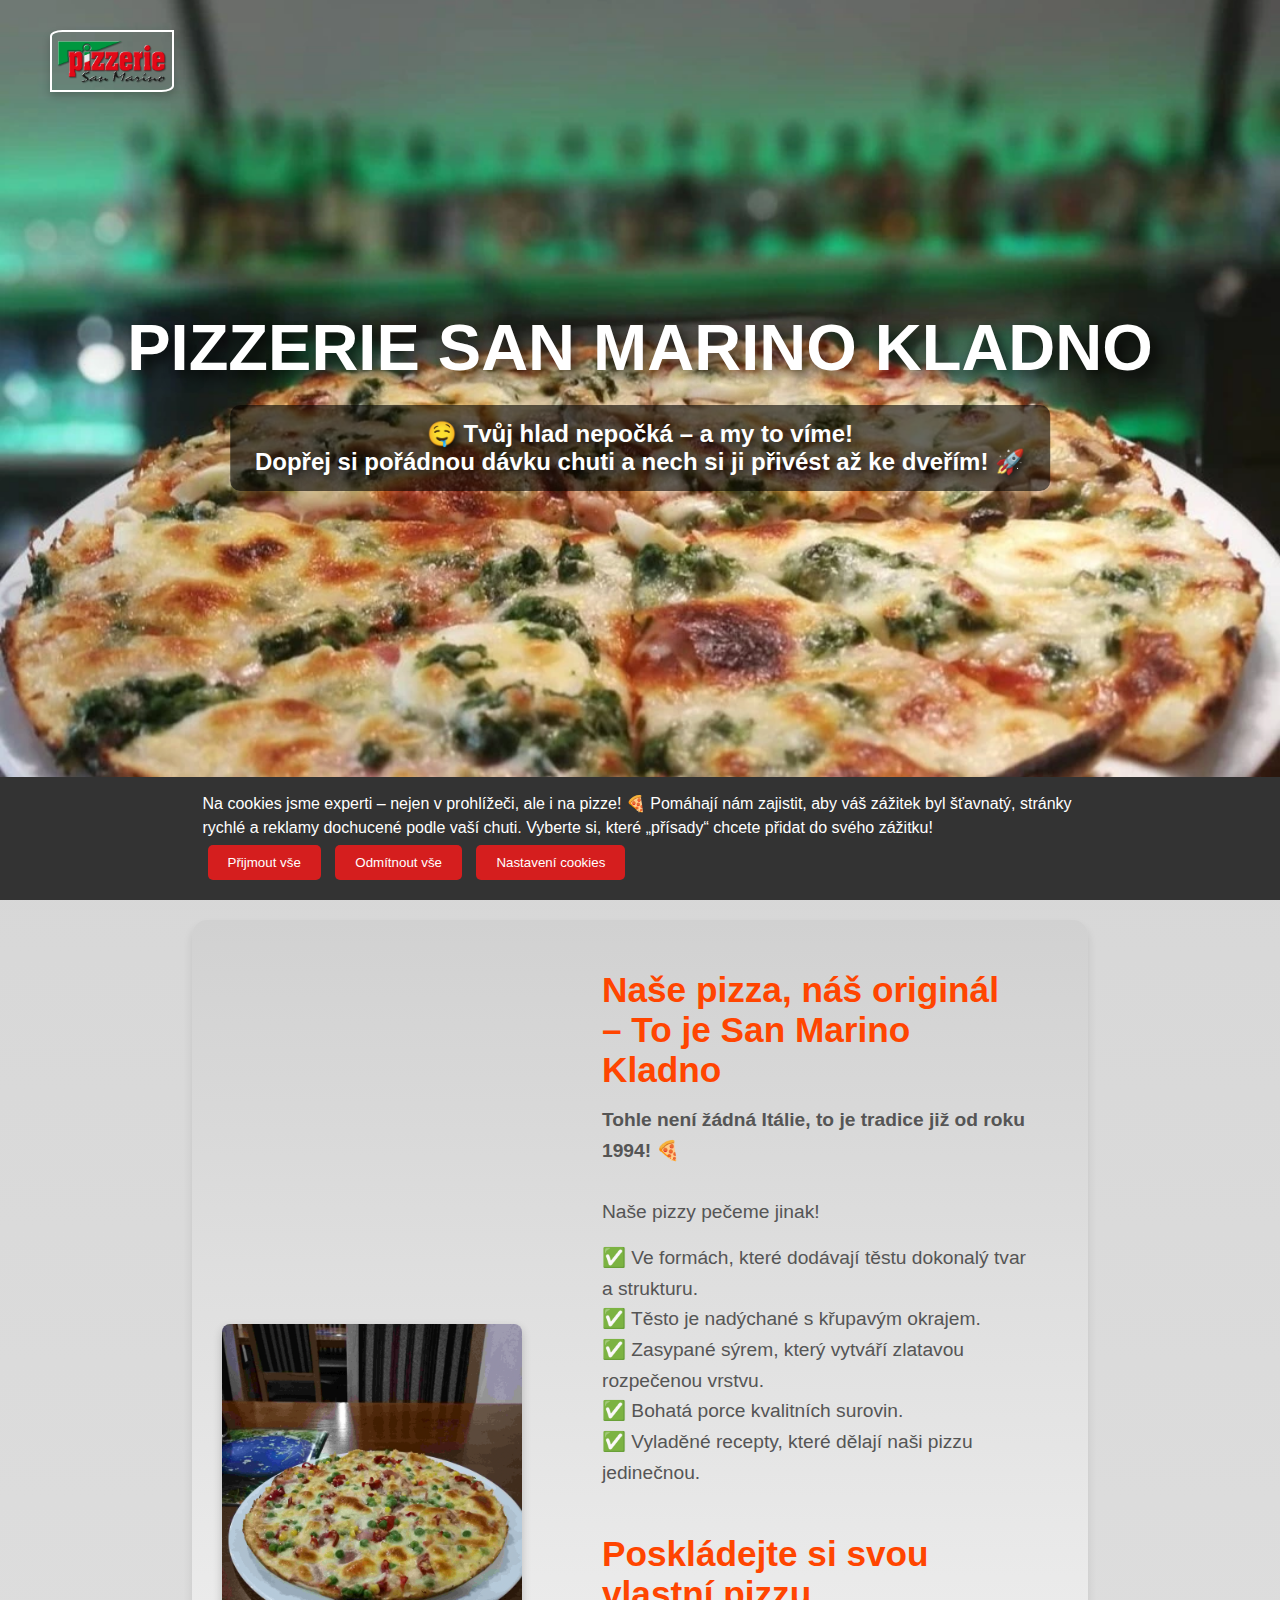
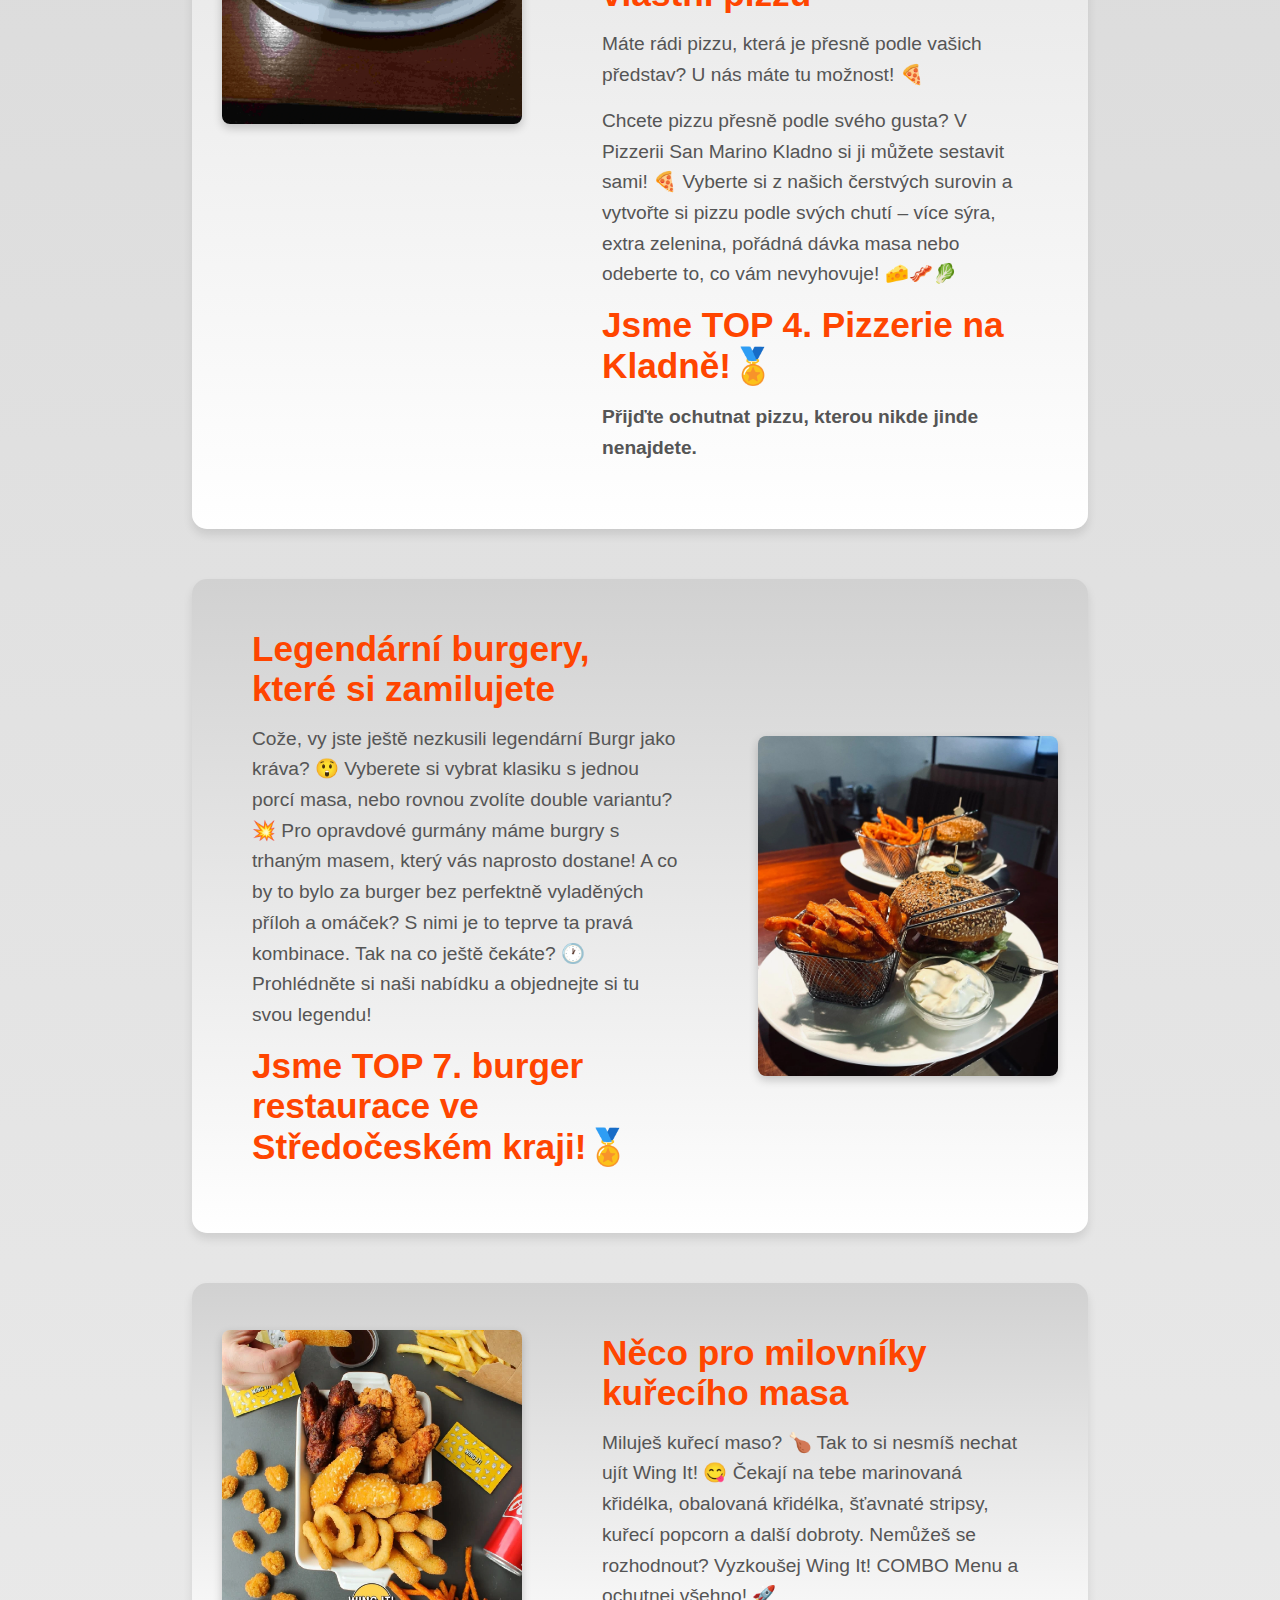
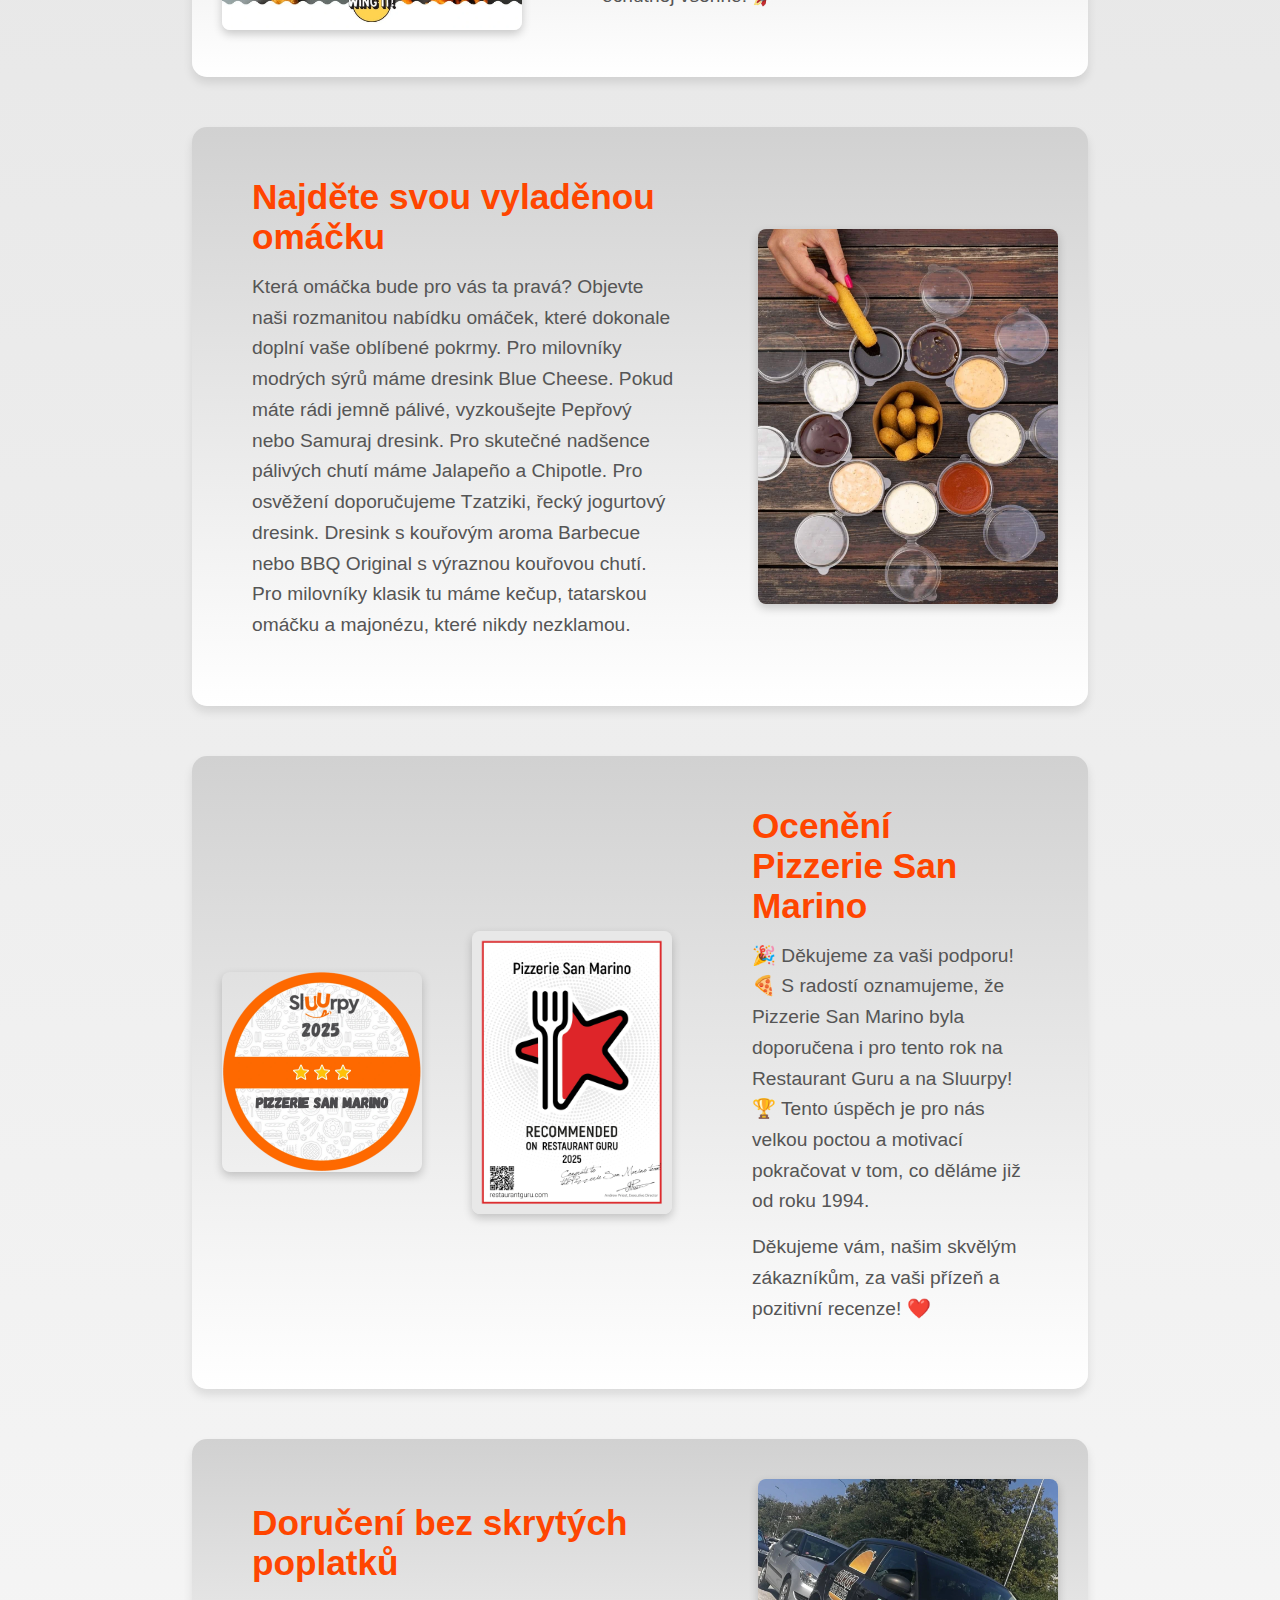
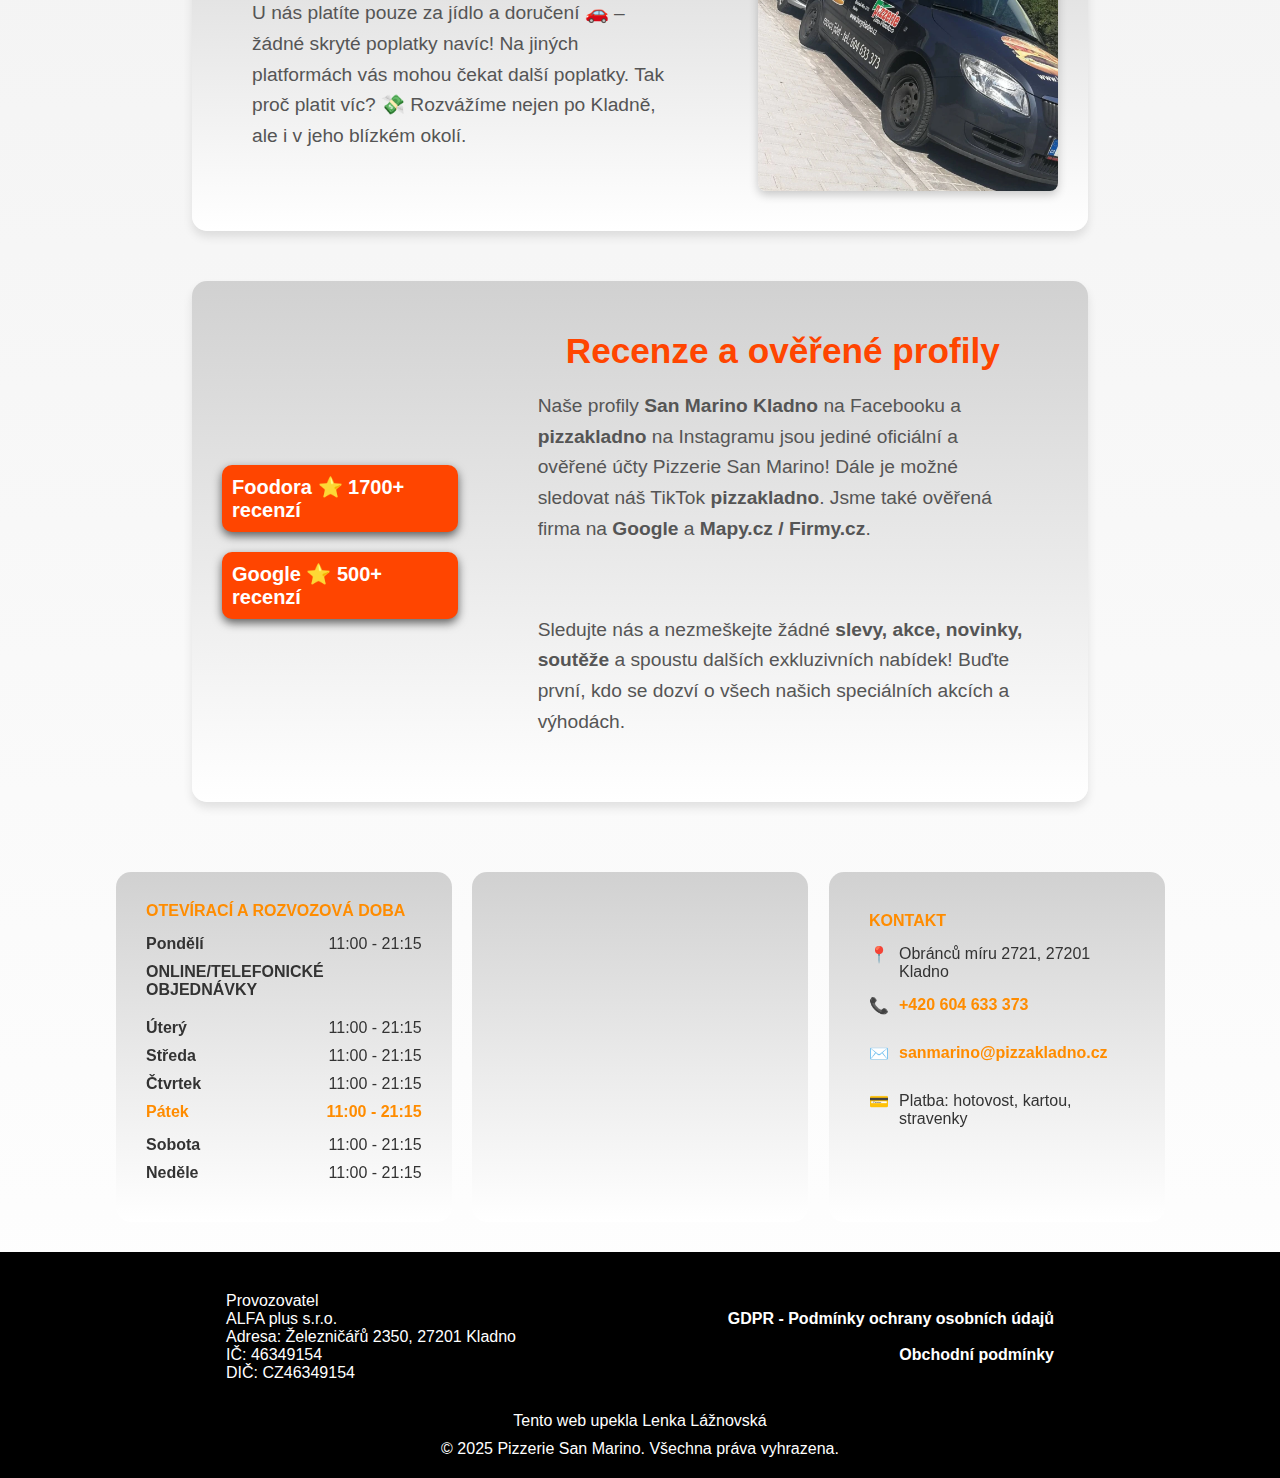
<file: index.html>
<!DOCTYPE html>
<html lang="cs">
<head>
    <meta charset="UTF-8" />
    <meta name="viewport" content="width=device-width, initial-scale=1.0" />
    <title>Pizzerie San Marino – Pizza jinak již od roku 1994</title>
    <link rel="icon" type="image/png" href="/https://pizzakladno.cz/images/favicon.ico/favicon-96x96.png" sizes="96x96" />
    <link rel="icon" type="image/svg+xml" href="/https://pizzakladno.cz/images/favicon.ico/favicon.svg" />
    <link rel="shortcut icon" href="/https://pizzakladno.cz/images/favicon.ico/favicon.ico" />
    <link rel="apple-touch-icon" sizes="180x180" href="/https://pizzakladno.cz/images/favicon.ico/apple-touch-icon.png" />
    <meta name="apple-mobile-web-app-title" content="Pizzerie San Marino Kladno" />
    <link rel="manifest" href="/https://pizzakladno.cz/images/favicon.ico/site.webmanifest" />
    <link rel="canonical" href="https://pizza.pizzakladno.cz/" />
    <meta name="description" content="Pizzerie San Marino to jsou originální pizzy, legendární burgry, kuřecí speciality Wing It a další dobroty. Online objednání s doručením až k vašim dveřím." />
    <meta name="keywords" content="pizzerie san marino kladno, pizza kladno rozvoz, burgr jako kráva kladno, wing it kladno, restaurace kladno" />    
    <meta name="robots" content="index, follow" />
    <meta name="author" content="Lenka Lážnovská">
    <meta property="og:title" content="Pizzerie San Marino – Pizza jinak již od roku 1994" />
    <meta property="og:description" content="Pizzerie San Marino to jsou originální pizzy, legendární burgry, kuřecí speciality Wing It! a další dobroty s doručením až k vašim dveřím." />
    <meta property="og:image" content="https://pizza.pizzakladno.cz/images/sanmarino.webp" />
    <meta property="og:url" content="https://pizza.pizzakladno.cz/" />
    <meta property="og:type" content="website" />
    <meta property="og:locale" content="cs_CZ" />
    <meta property="og:site_name" content="Pizzerie San Marino" />
    <link rel="alternate" href="https://pizza.pizzakladno.cz/" hreflang="cs" />
    <link rel="stylesheet" href="style.css" />
    <script>
        !function(f,b,e,v,n,t,s)
        {if(f.fbq)return;n=f.fbq=function(){n.callMethod?
        n.callMethod.apply(n,arguments):n.queue.push(arguments)};
        if(!f._fbq)f._fbq=n;n.push=n;n.loaded=!0;n.version='2.0';
        n.queue=[];t=b.createElement(e);t.async=!0;
        t.src=v;s=b.getElementsByTagName(e)[0];
        s.parentNode.insertBefore(t,s)}(window, document,'script',
        'https://connect.facebook.net/en_US/fbevents.js');
        fbq('init', '934397255534553');
        fbq('track', 'PageView');
    </script>
    <noscript>
        <script type="application/ld+json">
{
  "@context": "https://schema.org",
  "@type": "Restaurant",
  "name": "Pizzerie San Marino Kladno",
  "image": "https://pizza.pizzakladno.cz/images/sanmarino.webp",
  "@id": "https://pizza.pizzakladno.cz/",
  "url": "https://pizza.pizzakladno.cz/",
  "telephone": "+420604633373",
  "address": {
    "@type": "PostalAddress",
    "streetAddress": "Obránců míru 2721",
    "addressLocality": "Kladno",
    "postalCode": "27201",
    "addressCountry": "CZ"
  },
  "servesCuisine": "Pizza, Burger, Kuřecí speciality, Saláty, Zapečené těstoviny, Klasické těstoviny",
  "priceRange": "$$",
  "openingHoursSpecification": [
    {
      "@type": "OpeningHoursSpecification",
      "dayOfWeek": ["Tuesday", "Wednesday", "Thursday", "Friday", "Saturday", "Sunday"],
      "opens": "11:00",
      "closes": "21:15"
    },
    {
      "@type": "OpeningHoursSpecification",
      "dayOfWeek": "Monday",
      "opens": "11:00",
      "closes": "21:15",
      "description": "Pouze pro online a telefonické objednávky. Osobní vyzvednutí u výdejního místa vedle kuchyně nebo rozvoz až k vašim dveřím."
    }
  ],
  "menu": "https://pizza.pizzakladno.cz/",
  "sameAs": [
    "https://www.facebook.com/profile.php?id=100095016576324",
    "https://www.instagram.com/pizzakladno/",
    "https://www.tiktok.com/@pizzakladno"
  ]
}
</script>
        <img height="1" width="1" style="display:none"
             src="https://www.facebook.com/tr?id=934397255534553&ev=PageView&noscript=1"/>
    </noscript>
</head>
<body>
    <header>
        <div class="logo">
            <img src="images/logo.webp" alt="Logo Pizzerie San Marino" loading="lazy" style="width: 120px; height: auto;">
        </div>
    </header>
<div class="slider">   
    <div class="slides">
        <div class="slide">
            <img src="images/pizza.webp" alt="nejlepší pizza kladno" title="Ochutnej naše poctivé pizzy" />
        </div>
        <div class="slide">
            <img src="images/burger.webp" alt="burg jako kráva" title="Zamiluj si legendární burgry jako kráva" loading="lazy" />
        </div>
        <div class="slide">
            <img src="images/sanmarino.webp" alt="Pizzerie San Marino Kladno – široká nabídka pizz, burgerů, kuřecích specialit a dalších dobrot" title="Pizzerie San Marino – široká nabídka pizzy, burgerů, kuřecích specialit a dalších dobrot" loading="lazy" />
        </div>
    </div>
</div>
    <div class="content">
        <h1>Pizzerie San Marino Kladno</h1>
        <p class="cta-text">
            🤤 Tvůj hlad nepočká – a my to víme!<br>  
            Dopřej si pořádnou dávku chuti a nech si ji přivést až ke dveřím! 🚀  
        </p>
        <div class="buttons">
            <a href="https://pizza.pizzakladno.cz/" class="order-button">
                ✅ Rychlá & pohodlná online objednávka!
            </a>
            <a href="tel:+420604633373" class="call">
                📞 Zavolej +420 604 633 373 a objednej! 
            </a>
        </div>
    </div>
</div>
<section class="pizza-section">
  <div class="section-content">
    <div class="text-content">
      <h2>Naše pizza, náš originál – To je San Marino Kladno</h2>
        <p><strong>Tohle není žádná Itálie, to je tradice již od roku 1994! 🍕</strong><br /><br />
        Naše pizzy pečeme jinak!</p>
      <p>
        ✅ Ve formách, které dodávají těstu dokonalý tvar a strukturu.<br />
        ✅ Těsto je nadýchané s křupavým okrajem.<br />
        ✅ Zasypané sýrem, který vytváří zlatavou rozpečenou vrstvu.<br />
        ✅ Bohatá porce kvalitních surovin.<br />
        ✅ Vyladěné recepty, které dělají naši pizzu jedinečnou.<br /><br />
      </p>
      <h2>Poskládejte si svou vlastní pizzu</h2>
      <p>Máte rádi pizzu, která je přesně podle vašich představ? U nás máte tu možnost! 🍕</p>
      <p>
        Chcete pizzu přesně podle svého gusta? V Pizzerii San Marino Kladno si ji můžete sestavit sami! 🍕 Vyberte si z našich čerstvých surovin a vytvořte si pizzu podle svých chutí – více sýra, extra zelenina, pořádná dávka masa nebo odeberte to, co vám nevyhovuje! 🧀🥓🥬
      </p>
        <h2>Jsme TOP 4. Pizzerie na Kladně!🏅</h2>
        <p><strong>Přijďte ochutnat pizzu, kterou nikde jinde nenajdete.</strong></p>
    </div>
    <img src="images/pizza1.webp" alt="pizza san marino kladno" class="section-image" title="Čerstvě upečená pizza" width="400" height="300" />
  </div>
</section>
<section class="pizza-section reverse">
  <div class="section-content">
    <div class="text-content">
      <h2>Legendární burgery, které si zamilujete</h2>
      <p>
        Cože, vy jste ještě nezkusili legendární Burgr jako kráva? 😲 Vyberete si vybrat klasiku s jednou porcí masa, nebo rovnou zvolíte double variantu? 💥 Pro opravdové gurmány máme burgry s trhaným masem, který vás naprosto dostane! A co by to bylo za burger bez perfektně vyladěných příloh a omáček? S nimi je to teprve ta pravá kombinace.
        Tak na co ještě čekáte? 🕐 Prohlédněte si naši nabídku a objednejte si tu svou legendu!
      </p>
        <h2>Jsme TOP 7. burger restaurace ve Středočeském kraji!🏅</h2>
    </div>
    <img src="images/burgr2.webp" alt="burgr jako kráva kladno" class="section-image" title="Legendární burgry jako kráva" width="300" height="300" />
  </div>
</section>
<section class="pizza-section">
  <div class="section-content">
    <div class="text-content">
    <h2>Něco pro milovníky kuřecího masa</h2>
    <p>
      Miluješ kuřecí maso? 🍗 Tak to si nesmíš nechat ujít Wing It! 😋  
      Čekají na tebe marinovaná křidélka, obalovaná křidélka, šťavnaté stripsy, kuřecí popcorn a další dobroty.  
      Nemůžeš se rozhodnout? Vyzkoušej Wing It! COMBO Menu a ochutnej všehno! 🚀
    </p>
    </div>
    <img src="images/wingit.webp" alt="wing it kladno" class="section-image" title="Kuřecí speciality Wing It!" width="300" height="300" />
  </div>
</section>
<section class="pizza-section reverse">
  <div class="section-content">
    <div class="text-content">
      <h2>Najděte svou vyladěnou omáčku</h2>
      <p>
        Která omáčka bude pro vás ta pravá? Objevte naši rozmanitou nabídku omáček, které dokonale doplní vaše oblíbené pokrmy. Pro milovníky modrých sýrů máme dresink Blue Cheese. Pokud máte rádi jemně pálivé, vyzkoušejte Pepřový nebo Samuraj dresink. Pro skutečné nadšence pálivých chutí máme Jalapeño a Chipotle. Pro osvěžení doporučujeme Tzatziki, řecký jogurtový dresink. Dresink s kouřovým aroma Barbecue nebo BBQ Original s výraznou kouřovou chutí. Pro milovníky klasik tu máme kečup, tatarskou omáčku a majonézu, které nikdy nezklamou. 
      </p>
    </div>
    <img src="images/omacky.webp" alt="dresinky" class="section-image" title="Vyladěné dresinky k našim dobrotám" width="300" height="400" />
  </div>
</section>  

</section>  
<section class="pizza-section">
  <div class="section-content">
    <div class="text-content">
      <h2>Ocenění Pizzerie San Marino</h2>
      <p>
        🎉 Děkujeme za vaši podporu! 🍕 S radostí oznamujeme, že Pizzerie San Marino byla doporučena i pro tento rok na Restaurant Guru a na Sluurpy! 🏆 Tento úspěch je pro nás velkou poctou a motivací pokračovat v tom, co děláme již od roku 1994.
      </p>
      <p>
        Děkujeme vám, našim skvělým zákazníkům, za vaši přízeň a pozitivní recenze! ❤️
      </p>
    </div>
    <img src="images/certifikat.webp" alt="Pizzerie San Marino doporučena na Restaurant Guru i v roce 2025" class="section-image" title="Certifikát od Restaurant Guru pro rok 2025" width="200" height="200" />
    <img src="images/sluurpy.webp" alt="Pizzerie San Marino doporučena na Sluurpy i v roce 2025" class="section-image" title="Certifikát od Sluurpy pro rok 2025" width="200" height="200" />
  </div>
</section>

<section class="pizza-section reverse">
  <div class="section-content">
    <div class="text-content">
      <h2>Doručení bez skrytých poplatků</h2>
      <p>
        U nás platíte pouze za jídlo a doručení 🚗 – žádné skryté poplatky navíc! Na jiných platformách vás mohou čekat další poplatky. Tak proč platit víc? 💸
        Rozvážíme nejen po Kladně, ale i v jeho blízkém okolí.
      </p>
    </div>
    <img src="images/auta.webp" alt="pizza kladno rozvoz" class="section-image" title="Tato auta rozváží vaše objednávky" width="300" height="300" />
  </div>
</section>
<section class="reviews-section">
    <div class="section-content">
        <div class="text-content">
            <h2>Recenze a ověřené profily</h2>
            <p>
                Naše profily <strong>San Marino Kladno</strong> na Facebooku a <strong>pizzakladno</strong> na Instagramu jsou jediné oficiální a ověřené účty Pizzerie San Marino! Dále je možné sledovat náš TikTok <strong>pizzakladno</strong>. Jsme také ověřená firma na <strong>Google</strong> a <strong>Mapy.cz / Firmy.cz</strong>.            </p>
            <div class="social-icons">
                <a href="https://www.facebook.com/profile.php?id=100095016576324" target="_blank" title="Sledujte nás na Facebooku">
                    <img src="https://cdn-icons-png.flaticon.com/512/733/733547.png" alt="Sledujte nás na Facebooku" width="24" height="24" loading="lazy" />
                </a>
                <a href="https://www.instagram.com/pizzakladno/" target="_blank" title="Sledujte nás na Instagramu">
                    <img src="https://cdn-icons-png.flaticon.com/512/733/733558.png" alt="Sledujte nás na Instagramu" width="24" height="24" loading="lazy" />
                </a>
                <a href="https://www.tiktok.com/@pizzakladno?_t=ZN-8tbxv0q0T6k&_r=1" target="_blank" title="Sledujte nás na TikToku">
                    <img src="https://cdn-icons-png.flaticon.com/512/3046/3046125.png" alt="Sledujte nás na TikToku" width="24" height="24" loading="lazy" />
                </a>
            </div><br />
            <p>
                Sledujte nás a nezmeškejte žádné <strong>slevy, akce, novinky, soutěže</strong> a spoustu dalších exkluzivních nabídek! Buďte první, kdo se dozví o všech našich speciálních akcích a výhodách.
            </p>
        </div>
        <div class="review-buttons">
            <div class="review">
                <a href="https://www.foodora.cz/restaurant/kr9z/pizzerie-san-marino-kr9z" target="_blank" class="review-button" title="Recenze Pizzerie San Marino na Foodora">Foodora ⭐ 1700+ recenzí</a>
            </div>
            <div class="review">
                <a href="https://www.google.com/search?rlz=1C1GCFK_enCZ1125CZ1125&q=Pizzerie%20San%20Marino%20Recenze&rflfq=1&num=20&stick=H4sIAAAAAAAAAONgkxI2sTQzN7MwMTQzMDA0M7OwsDQ23cDI-IpROiCzqiq1KDNVITgxT8E3sSgzL18hKDU5Na8qdRErPlkAFWoZQVYAAAA&rldimm=4967684160016688935&tbm=lcl&hl=cs&sa=X&ved=0CAsQ9fQKKAFqFwoTCMD88uyBzYsDFQAAAAAdAAAAABAP#lkt=LocalPoiReviews" target="_blank" class="review-button" title="Recenze Pizzerie San Marino na Google">Google ⭐ 500+ recenzí</a>
            </div>
        </div>
    </div>
</section>
<section id="kontakty">
  <div class="container">
    <div class="card-container">
      <div class="card opening-hours">
        <h3>OTEVÍRACÍ A ROZVOZOVÁ DOBA</h3>
        <p class="day" data-day="1">
          <strong>Pondělí</strong> <span>11:00 - 21:15</span>
        </p>
          <strong>ONLINE/TELEFONICKÉ OBJEDNÁVKY</strong></span>
        </p>
        <p class="day" data-day="2">
          <strong>Úterý</strong> <span>11:00 - 21:15</span>
        </p>
        <p class="day" data-day="3">
          <strong>Středa</strong> <span>11:00 - 21:15</span>
        </p>
        <p class="day" data-day="4">
          <strong>Čtvrtek</strong> <span>11:00 - 21:15</span>
        </p>
        <p class="day" data-day="5">
          <strong>Pátek</strong> <span>11:00 - 21:15</span>
        </p>
        <p class="day" data-day="6">
          <strong>Sobota</strong> <span>11:00 - 21:15</span>
        </p>
        <p class="day" data-day="0">
          <strong>Neděle</strong> <span>11:00 - 21:15</span>
        </p>
      </div>
        <div class="card map-card">
        <iframe
          title="Mapa s umístěním firmy"
          width="640"
          height="420"
          <iframe src="https://www.google.com/maps/embed?pb=!1m18!1m12!1m3!1d5114.865832383962!2d14.12404379091841!3d50.13433266052917!2m3!1f0!2f0!3f0!3m2!1i1024!2i768!4f13.1!3m3!1m2!1s0x470bb7f69f386977%3A0x44f0c26c72212727!2sPizzerie%20San%20Marino!5e0!3m2!1scs!2scz!4v1740074736737!5m2!1scs!2scz" width="400" height="300" style="border:0;" allowfullscreen="" loading="lazy" referrerpolicy="no-referrer-when-downgrade"></iframe>      
      </div>
      <div class="card contact-card">
        <h3>KONTAKT</h3>
        <p>
          <span class="contact-icon">📍</span>
          Obránců míru 2721, 27201 Kladno
        </p>
        <p>
          <span class="contact-icon">📞</span>
          <a href="tel:+420604633373" class="contact-link">+420 604 633 373</a>
        </p>
        <p>
          <span class="contact-icon">✉️</span>
          <a href="#" id="emailLink" class="contact-link">sanmarino@pizzakladno.cz</a>
        </p>
        <p>
          <span class="contact-icon">💳</span>
          Platba: hotovost, kartou, stravenky
        </p>
      </div>
    </div>
  </div>
</section>
    <div class="cookie-banner" id="cookieBanner">
      <div class="cookie-banner-content">
        <p>
          Na cookies jsme experti – nejen v prohlížeči, ale i na pizze! 🍕
          Pomáhají nám zajistit, aby váš zážitek byl šťavnatý, stránky rychlé a
          reklamy dochucené podle vaší chuti. Vyberte si, které „přísady“ chcete
          přidat do svého zážitku!
        </p>
        <button class="cookie-btn" id="acceptAllCookies">Přijmout vše</button>
        <button class="cookie-btn" id="rejectAllCookies">Odmítnout vše</button>
        <button class="cookie-btn" id="cookieSettings">
          Nastavení cookies
        </button>
      </div>
    </div>
    <div id="cookieSettingsModal" class="cookie-settings-modal">
      <p>Nastavení cookies</p>
      <label
        ><input type="checkbox" id="analyticsCookies" checked /> Analytické
        cookies</label
      ><br />
      <label
        ><input type="checkbox" id="marketingCookies" checked /> Marketingové
        cookies</label
      ><br />
      <button id="saveCookies" class="cookie-btn">Uložit změny</button>
      <button id="closeSettings" class="cookie-btn">Zavřít</button>
    </div>
<footer>
  <div class="container footer-container">
    <div class="footer-left">
      <p>Provozovatel</p>
      <p>ALFA plus s.r.o.</p>
      <p>Adresa: Železničářů 2350, 27201 Kladno</p>
      <p>IČ: 46349154</p>
      <p>DIČ: CZ46349154</p>
    </div>
    <div class="footer-right"><br>
    <a href="gdpr.html">GDPR - Podmínky ochrany osobních údajů</a><br>
    <a href="obchodni-podminky.html">Obchodní podmínky</a>
    </div>
  </div>
  <div class="footer-bottom">
    <p class="footer-author">Tento web upekla Lenka Lážnovská</p>
    <p class="footer-rights">&copy; 2025 Pizzerie San Marino. Všechna práva vyhrazena.</p>
  </div>
</footer>
    <script src="index.js" defer></script>
  </body>
</html>
</file>
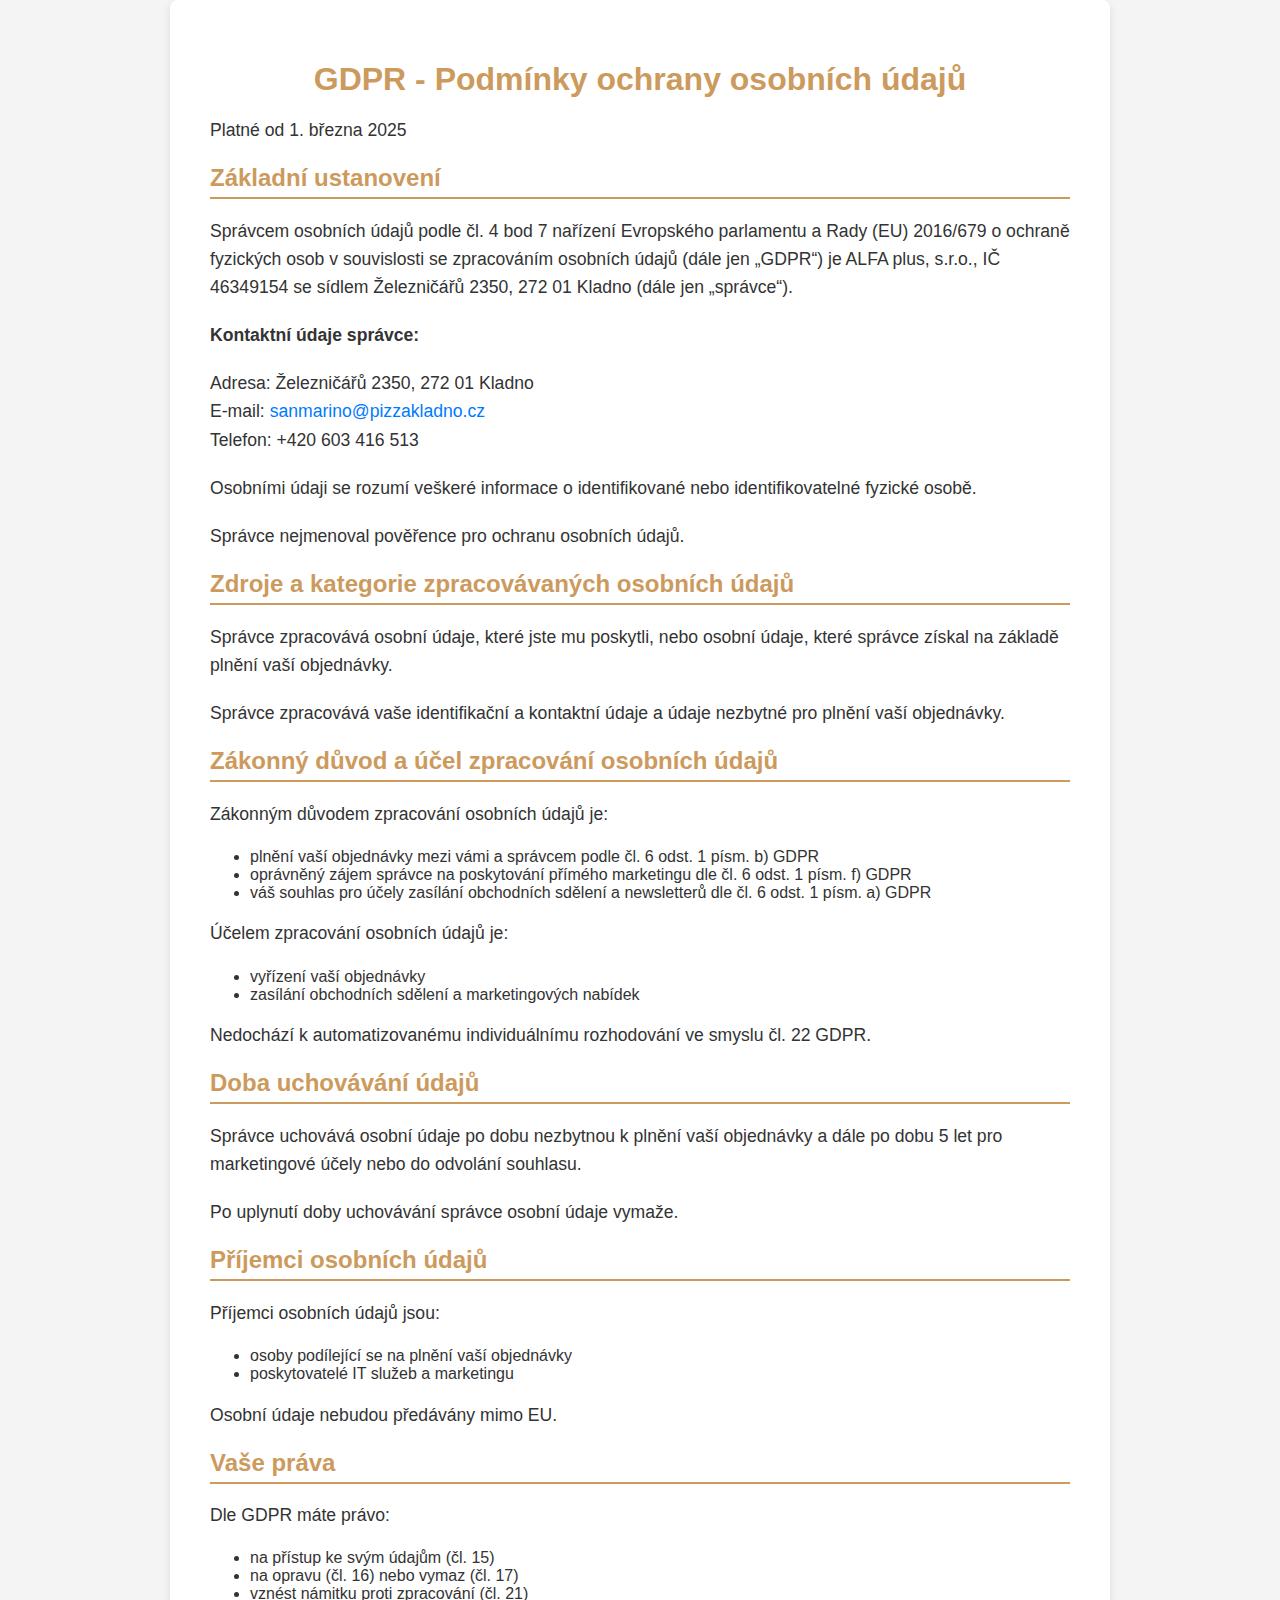
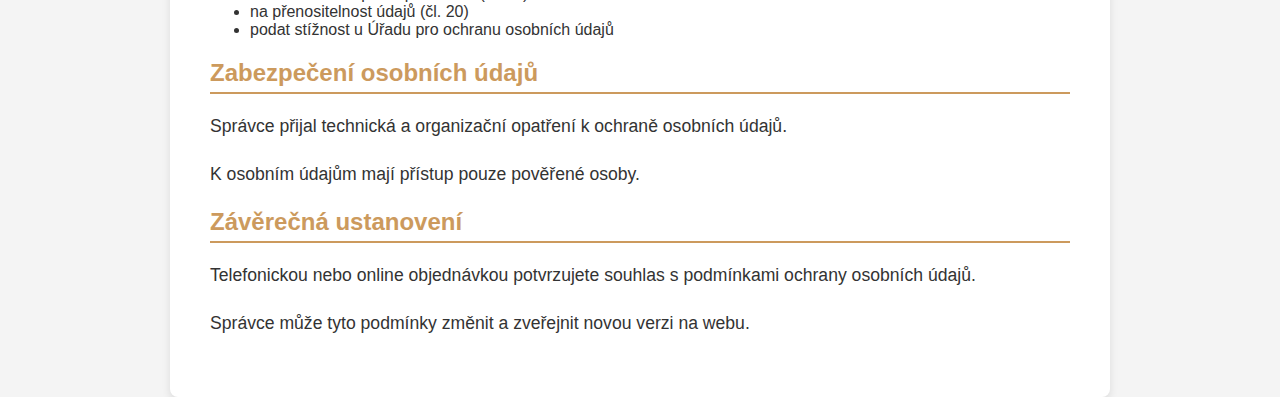
<file: gdpr.html>
<!DOCTYPE html>
<html lang="cs">
  <head>
    <meta charset="UTF-8" />
    <meta name="viewport" content="width=device-width, initial-scale=1.0" />
    <link rel="icon" href="images/favicon.png" type="image/png" />
    <link rel="apple-touch-icon" sizes="180x180" href="images/favicon.png" />
    <link rel="canonical" href="https://www.pizzakladno.cz/gdpr" />
    <title>GDPR - Podmínky ochrany osobních údajů</title>
    <style>
      :root {
        --bg-color: #f4f4f4;
        --text-color: #333;
        --container-bg-color: #fff;
        --primary-color: #cc9a5d;
        --link-color: #007bff;
        --link-hover-color: #0056b3;
        --font-size-base: 1.1em;
        --font-size-mobile: 14px;
        --max-width: 900px;
        --padding-base: 20px;
        --padding-mobile: 15px;
      }
      body {
        font-family: Arial, sans-serif;
        background-color: var(--bg-color);
        margin: 0;
        padding: 0;
        color: var(--text-color);
      }

      .terms-container {
        max-width: var(--max-width);
        margin: 0 auto;
        background-color: var(--container-bg-color);
        padding: var(--padding-base);
        border-radius: 8px;
        box-shadow: 0 4px 8px rgba(0, 0, 0, 0.1);
      }

      main {
        padding: var(--padding-base);
      }

      h1,
      h2 {
        color: var(--text-color);
        margin-bottom: 10px;
      }

      p {
        line-height: 1.6;
        margin-bottom: 20px;
        font-size: var(--font-size-base);
      }

      a {
        color: var(--link-color);
        text-decoration: none;
      }

      a:hover {
        color: var(--link-hover-color);
        text-decoration: underline;
      }

      section {
        margin-bottom: 30px;
      }

      h1 {
        text-align: center;
        color: var(--primary-color);
      }

      h2 {
        color: var(--primary-color);
        border-bottom: 2px solid var(--primary-color);
        padding-bottom: 5px;
      }

      @media (max-width: 768px) {
        body {
          font-size: var(--font-size-mobile);
        }

        .terms-container {
          padding: var(--padding-mobile);
        }

        h1 {
          font-size: 1.5em;
        }

        h2 {
          font-size: 1.2em;
        }

        p {
          font-size: 1em;
        }
      }
    </style>
  </head>
  <body>
    <div class="terms-container">
      <main>
        <h1>GDPR - Podmínky ochrany osobních údajů</h1>
        <p>Platné od 1. března 2025</p>

        <h2>Základní ustanovení</h2>
        <p>
          Správcem osobních údajů podle čl. 4 bod 7 nařízení Evropského
          parlamentu a Rady (EU) 2016/679 o ochraně fyzických osob v souvislosti
          se zpracováním osobních údajů (dále jen „GDPR“) je ALFA plus, s.r.o.,
          IČ 46349154 se sídlem Železničářů 2350, 272 01 Kladno (dále jen
          „správce“).
        </p>

        <p><strong>Kontaktní údaje správce:</strong></p>
        <p>
          Adresa: Železničářů 2350, 272 01 Kladno<br />
          E-mail:
          <a href="#" id="emailLink" class="contact-link"
            >sanmarino@pizzakladno.cz</a
          >
          <br />
          Telefon: +420 603 416 513
        </p>

        <p>
          Osobními údaji se rozumí veškeré informace o identifikované nebo
          identifikovatelné fyzické osobě.
        </p>

        <p>Správce nejmenoval pověřence pro ochranu osobních údajů.</p>

        <h2>Zdroje a kategorie zpracovávaných osobních údajů</h2>
        <p>
          Správce zpracovává osobní údaje, které jste mu poskytli, nebo osobní
          údaje, které správce získal na základě plnění vaší objednávky.
        </p>
        <p>
          Správce zpracovává vaše identifikační a kontaktní údaje a údaje
          nezbytné pro plnění vaší objednávky.
        </p>

        <h2>Zákonný důvod a účel zpracování osobních údajů</h2>
        <p>Zákonným důvodem zpracování osobních údajů je:</p>
        <ul>
          <li>
            plnění vaší objednávky mezi vámi a správcem podle čl. 6 odst. 1
            písm. b) GDPR
          </li>
          <li>
            oprávněný zájem správce na poskytování přímého marketingu dle čl. 6
            odst. 1 písm. f) GDPR
          </li>
          <li>
            váš souhlas pro účely zasílání obchodních sdělení a newsletterů dle
            čl. 6 odst. 1 písm. a) GDPR
          </li>
        </ul>

        <p>Účelem zpracování osobních údajů je:</p>
        <ul>
          <li>vyřízení vaší objednávky</li>
          <li>zasílání obchodních sdělení a marketingových nabídek</li>
        </ul>

        <p>
          Nedochází k automatizovanému individuálnímu rozhodování ve smyslu čl.
          22 GDPR.
        </p>

        <h2>Doba uchovávání údajů</h2>
        <p>
          Správce uchovává osobní údaje po dobu nezbytnou k plnění vaší
          objednávky a dále po dobu 5 let pro marketingové účely nebo do
          odvolání souhlasu.
        </p>
        <p>Po uplynutí doby uchovávání správce osobní údaje vymaže.</p>

        <h2>Příjemci osobních údajů</h2>
        <p>Příjemci osobních údajů jsou:</p>
        <ul>
          <li>osoby podílející se na plnění vaší objednávky</li>
          <li>poskytovatelé IT služeb a marketingu</li>
        </ul>

        <p>Osobní údaje nebudou předávány mimo EU.</p>

        <h2>Vaše práva</h2>
        <p>Dle GDPR máte právo:</p>
        <ul>
          <li>na přístup ke svým údajům (čl. 15)</li>
          <li>na opravu (čl. 16) nebo vymaz (čl. 17)</li>
          <li>vznést námitku proti zpracování (čl. 21)</li>
          <li>na přenositelnost údajů (čl. 20)</li>
          <li>podat stížnost u Úřadu pro ochranu osobních údajů</li>
        </ul>

        <h2>Zabezpečení osobních údajů</h2>
        <p>
          Správce přijal technická a organizační opatření k ochraně osobních
          údajů.
        </p>
        <p>K osobním údajům mají přístup pouze pověřené osoby.</p>

        <h2>Závěrečná ustanovení</h2>
        <p>
          Telefonickou nebo online objednávkou potvrzujete souhlas s podmínkami
          ochrany osobních údajů.
        </p>
        <p>
          Správce může tyto podmínky změnit a zveřejnit novou verzi na webu.
        </p>
      </main>
    </div>
    <script src="index.js" defer></script>
  </body>
</html>
</file>
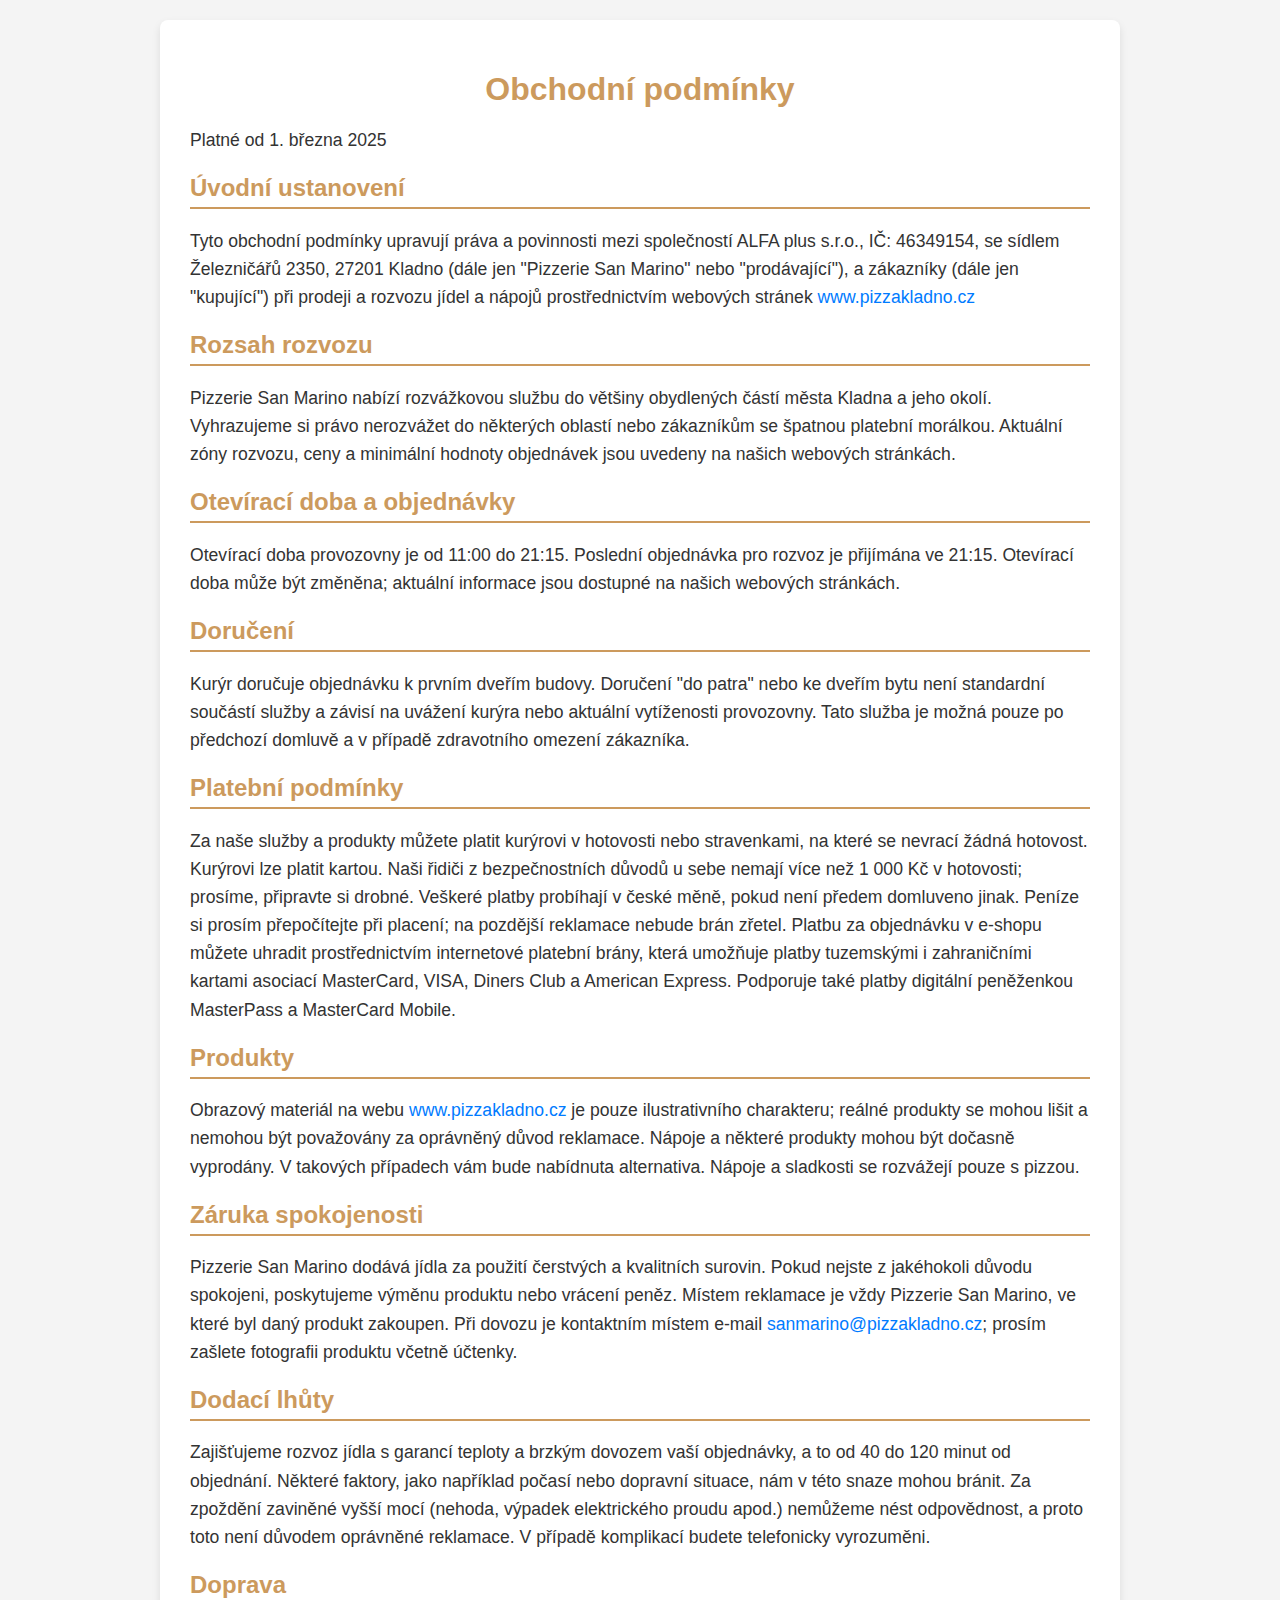
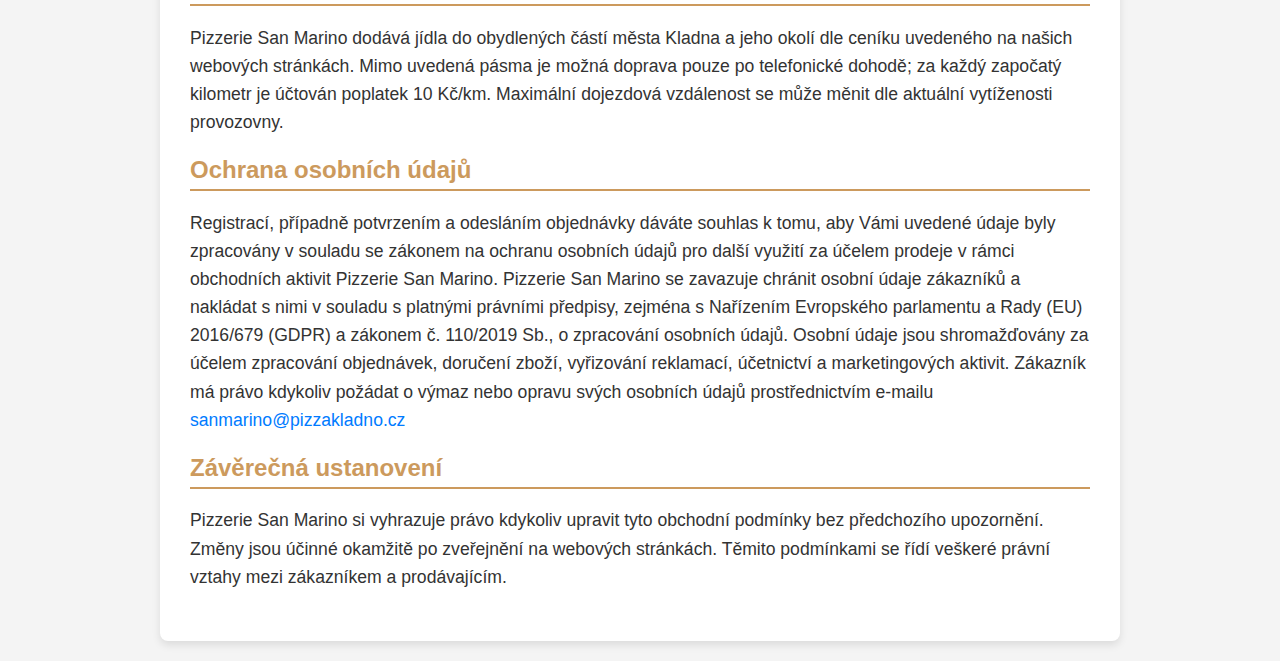
<file: obchodni-podminky.html>
<!DOCTYPE html>
<html lang="cs">
  <head>
    <meta charset="UTF-8" />
    <meta name="viewport" content="width=device-width, initial-scale=1.0" />
    <link rel="icon" href="images/favicon.png" type="image/png" />
    <link rel="apple-touch-icon" sizes="180x180" href="images/favicon.png" />
    <link rel="canonical" href="https://www.pizzakladno.cz/obchodni-podminky" />
    <title>Obchodní podmínky</title>
    <style>
      :root {
        --background-color: #f4f4f4;
        --text-color: #333;
        --accent-color: #cc9a5d;
        --link-color: #007bff;
        --link-hover-color: #0056b3;
        --max-width: 900px;
        --font-size-base: 1em;
        --font-size-small: 0.875em;
        --font-size-medium: 1.1em;
        --padding-base: 20px;
        --padding-section: 30px;
        --box-shadow: 0 4px 8px rgba(0, 0, 0, 0.1);
      }

      body {
        font-family: Arial, sans-serif;
        background-color: var(--background-color);
        margin: 0;
        padding: 0;
        color: var(--text-color);
        font-size: var(--font-size-base);
      }

      main {
        padding: var(--padding-base);
      }

      h1,
      h2 {
        color: var(--text-color);
        margin-bottom: 10px;
      }

      p {
        line-height: 1.6;
        margin-bottom: 20px;
        font-size: var(--font-size-medium);
      }

      a {
        color: var(--link-color);
        text-decoration: none;
      }

      a:hover {
        color: var(--link-hover-color);
        text-decoration: underline;
      }

      .terms {
        max-width: var(--max-width);
        margin: 0 auto;
        background-color: #fff;
        padding: var(--padding-section);
        border-radius: 8px;
        box-shadow: var(--box-shadow);
      }

      h1 {
        text-align: center;
        color: var(--accent-color);
      }

      h2 {
        color: var(--accent-color);
        border-bottom: 2px solid var(--accent-color);
        padding-bottom: 5px;
      }

      section {
        margin-bottom: 20px;
      }

      @media (max-width: 768px) {
        body {
          font-size: var(--font-size-small);
        }

        .terms {
          padding: 20px;
        }

        h1 {
          font-size: 1.5em;
        }

        h2 {
          font-size: 1.2em;
        }

        p {
          font-size: 1em;
        }
      }
    </style>
  </head>
  <body>
    <main>
      <section class="terms">
        <h1>Obchodní podmínky</h1>
        <p>Platné od 1. března 2025</p>
        <h2>Úvodní ustanovení</h2>
        <p>
          Tyto obchodní podmínky upravují práva a povinnosti mezi společností
          ALFA plus s.r.o., IČ: 46349154, se sídlem Železničářů 2350, 27201
          Kladno (dále jen "Pizzerie San Marino" nebo "prodávající"), a
          zákazníky (dále jen "kupující") při prodeji a rozvozu jídel a nápojů
          prostřednictvím webových stránek
          <a href="https://www.pizzakladno.cz">www.pizzakladno.cz</a>
        </p>
        <h2>Rozsah rozvozu</h2>
        <p>
          Pizzerie San Marino nabízí rozvážkovou službu do většiny obydlených
          částí města Kladna a jeho okolí. Vyhrazujeme si právo nerozvážet do
          některých oblastí nebo zákazníkům se špatnou platební morálkou.
          Aktuální zóny rozvozu, ceny a minimální hodnoty objednávek jsou
          uvedeny na našich webových stránkách.
        </p>
        <h2>Otevírací doba a objednávky</h2>
        <p>
          Otevírací doba provozovny je od 11:00 do 21:15. Poslední objednávka
          pro rozvoz je přijímána ve 21:15. Otevírací doba může být změněna;
          aktuální informace jsou dostupné na našich webových stránkách.
        </p>
        <h2>Doručení</h2>
        <p>
          Kurýr doručuje objednávku k prvním dveřím budovy. Doručení "do patra"
          nebo ke dveřím bytu není standardní součástí služby a závisí na
          uvážení kurýra nebo aktuální vytíženosti provozovny. Tato služba je
          možná pouze po předchozí domluvě a v případě zdravotního omezení
          zákazníka.
        </p>
        <h2>Platební podmínky</h2>
        <p>
          Za naše služby a produkty můžete platit kurýrovi v hotovosti nebo
          stravenkami, na které se nevrací žádná hotovost. Kurýrovi lze platit
          kartou. Naši řidiči z bezpečnostních důvodů u sebe nemají více než 1
          000 Kč v hotovosti; prosíme, připravte si drobné. Veškeré platby
          probíhají v české měně, pokud není předem domluveno jinak. Peníze si
          prosím přepočítejte při placení; na pozdější reklamace nebude brán
          zřetel. Platbu za objednávku v e-shopu můžete uhradit prostřednictvím
          internetové platební brány, která umožňuje platby tuzemskými i
          zahraničními kartami asociací MasterCard, VISA, Diners Club a American
          Express. Podporuje také platby digitální peněženkou MasterPass a
          MasterCard Mobile.
        </p>
        <h2>Produkty</h2>
        <p>
          Obrazový materiál na webu
          <a href="https://www.pizzakladno.cz">www.pizzakladno.cz</a> je pouze
          ilustrativního charakteru; reálné produkty se mohou lišit a nemohou
          být považovány za oprávněný důvod reklamace. Nápoje a některé produkty
          mohou být dočasně vyprodány. V takových případech vám bude nabídnuta
          alternativa. Nápoje a sladkosti se rozvážejí pouze s pizzou.
        </p>
        <h2>Záruka spokojenosti</h2>
        <p>
          Pizzerie San Marino dodává jídla za použití čerstvých a kvalitních
          surovin. Pokud nejste z jakéhokoli důvodu spokojeni, poskytujeme
          výměnu produktu nebo vrácení peněz. Místem reklamace je vždy Pizzerie
          San Marino, ve které byl daný produkt zakoupen. Při dovozu je
          kontaktním místem e-mail
          <a href="#" id="emailLink" class="contact-link"
            >sanmarino@pizzakladno.cz</a
          >; prosím zašlete fotografii produktu včetně účtenky.
        </p>
        <h2>Dodací lhůty</h2>
        <p>
          Zajišťujeme rozvoz jídla s garancí teploty a brzkým dovozem vaší
          objednávky, a to od 40 do 120 minut od objednání. Některé faktory,
          jako například počasí nebo dopravní situace, nám v této snaze mohou
          bránit. Za zpoždění zaviněné vyšší mocí (nehoda, výpadek elektrického
          proudu apod.) nemůžeme nést odpovědnost, a proto toto není důvodem
          oprávněné reklamace. V případě komplikací budete telefonicky
          vyrozuměni.
        </p>
        <h2>Doprava</h2>
        <p>
          Pizzerie San Marino dodává jídla do obydlených částí města Kladna a
          jeho okolí dle ceníku uvedeného na našich webových stránkách. Mimo
          uvedená pásma je možná doprava pouze po telefonické dohodě; za každý
          započatý kilometr je účtován poplatek 10 Kč/km. Maximální dojezdová
          vzdálenost se může měnit dle aktuální vytíženosti provozovny.
        </p>
        <h2>Ochrana osobních údajů</h2>
        <p>
          Registrací, případně potvrzením a odesláním objednávky dáváte souhlas
          k tomu, aby Vámi uvedené údaje byly zpracovány v souladu se zákonem na
          ochranu osobních údajů pro další využití za účelem prodeje v rámci
          obchodních aktivit Pizzerie San Marino. Pizzerie San Marino se
          zavazuje chránit osobní údaje zákazníků a nakládat s nimi v souladu s
          platnými právními předpisy, zejména s Nařízením Evropského parlamentu
          a Rady (EU) 2016/679 (GDPR) a zákonem č. 110/2019 Sb., o zpracování
          osobních údajů. Osobní údaje jsou shromažďovány za účelem zpracování
          objednávek, doručení zboží, vyřizování reklamací, účetnictví a
          marketingových aktivit. Zákazník má právo kdykoliv požádat o výmaz
          nebo opravu svých osobních údajů prostřednictvím e-mailu
          <a href="#" id="emailLink" class="contact-link"
            >sanmarino@pizzakladno.cz</a
          >
        </p>
        <h2>Závěrečná ustanovení</h2>
        <p>
          Pizzerie San Marino si vyhrazuje právo kdykoliv upravit tyto obchodní
          podmínky bez předchozího upozornění. Změny jsou účinné okamžitě po
          zveřejnění na webových stránkách. Těmito podmínkami se řídí veškeré
          právní vztahy mezi zákazníkem a prodávajícím.
        </p>
      </section>
    </main>
    <script src="index.js" defer></script>
  </body>
</html>
</file>
<file: style.css>
* {margin: 0;padding: 0;box-sizing: border-box;} 
html, body {font-family: 'Arial', sans-serif;background: linear-gradient(180deg, #d1d1d1, #ffffff);color: #333;padding: 0;margin: 0;overflow-x: hidden;}
.container {max-width: 1100px;margin: 0 auto;padding: 20px;}
.logo {position: absolute;z-index: 15;left: 50px;top: 30px;transform: translateX(0) scale(1);transition: transform 0.5s ease, opacity 0.3s ease;border: 2px solid white;background-color: transparent;box-shadow: 0 4px 8px rgba(0, 0, 0, 0.2);border-radius: 10% 0 10% 0;display: flex;justify-content: center;align-items: center;}
.logo img {height: 60px;display: block;}
.logo.hidden {opacity: 0;transform: translateX(0) scale(0.5) rotate(-180deg);}
header {background-color: transparent;color: #fff;height: 120px;display: flex;justify-content: center;align-items: center;position: fixed;top: 0;width: 100%;z-index: 10;padding: 20px 10px;}
.content h1 {font-size: 65px;margin-bottom: 20px;font-weight: 900;text-transform: uppercase;text-shadow: 6px 6px 15px rgba(0, 0, 0, 0.9);white-space: nowrap;text-align: center;}
.slider {position: relative;width: 100%;height: calc(100vh - 30px);overflow: hidden;}
.slides {display: flex;transition: transform 1s ease;height: 100%;}
.slide {min-width: 100%;height: 100%;display: flex;justify-content: center;align-items: center;}
.slide img {width: 100%;height: 100%;object-fit: cover;}
.content {position: absolute;top: 50%;left: 50%;transform: translate(-50%, -50%);text-align: center;color: #fff;text-shadow: 4px 4px 10px rgba(0, 0, 0, 0.8);}
.cta-text {font-size: 24px;font-weight: bold;background: rgba(0, 0, 0, 0.6);padding: 15px 25px;border-radius: 10px;display: inline-block;}
.buttons {display: flex;justify-content: center;align-items: center;flex-wrap: wrap;margin-top: 25px;}
.buttons a {display: inline-block;background: #ff4500;color: #fff;font-weight: bold;padding: 15px 25px;font-size: 20px;border-radius: 10px;text-decoration: none;box-shadow: 6px 6px 15px rgba(0, 0, 0, 0.9);transition: all 0.3s ease, transform 0.3s ease;margin: 10px;opacity: 0;animation: text-effect 1.5s forwards, shake-interval 5s infinite 2s;}
.buttons a:hover {background: #da3a3a;transform: scale(1.1);}
@keyframes text-effect {from {opacity: 0;transform: translateY(20px);}to {opacity: 1;transform: translateY(0);}}
@keyframes shake-interval {0%,100% {transform: translateX(0);}10%,30%,50%,70%,90% {transform: translateX(-3px);}20%,40%,60%,80% {transform: translateX(3px);}}
@media (max-width: 1200px) {.content h1 {font-size: 45px;white-space: normal;}.buttons a {font-size: 18px;}.logo {left: 40px;}}
@media (max-width: 900px) {.content h1 {font-size: 50px;}}
@media (max-width: 768px) {header {height: 100px;}
.content h1 {font-size: 50px;margin-bottom: 15px;white-space: normal;}
.cta-text {font-size: 20px;padding: 10px 20px;}
.buttons a {font-size: 16px;padding: 12px 22px;}
.logo {left: 30px;}}
@media (max-width: 480px) {.content h1 {font-size: 30px;margin-bottom: 10px;}
.cta-text {font-size: 18px;padding: 8px 15px;}
.buttons {flex-direction: column;}
.buttons a {width: 80%;text-align: center;font-size: 14px;padding: 10px 18px;}.logo {left: 20px;}
.reviews {padding: 10px;}}
@media (max-width: 375px) and (max-height: 667px) {.content h1 {font-size: 60px;margin-bottom: 10px;}}
@media (max-width: 390px) and (max-height: 844px) {.content h1 {margin: 50px;}}
@media (max-width: 393px) {h1 {font-size: 28px;text-align: center;}}
@media (max-width: 540px) and (max-height: 720px) {.content h1 {font-size: 25px;margin: 80px;}}
@media (max-width: 280px) and (max-height: 653px) {.content h1 {font-size: 30px;margin-bottom: 10px;}}
.pizza-section:first-of-type {margin-top: 50px;}
.pizza-section {background: linear-gradient(180deg, #d1d1d1, #ffffff);padding: 30px 20px;margin-bottom: 50px;border-radius: 15px;display: flex;justify-content: center;align-items: center;flex-wrap: wrap;text-align: left;width: 70%;margin-left: auto;margin-right: auto;box-shadow: 0 6px 10px rgba(0, 0, 0, 0.1);transition: box-shadow 0.6s ease;}
.pizza-section:hover {box-shadow: 0 12px 25px rgba(0, 0, 0, 0.2);}
.pizza-section .text-content {max-width: 650px;margin: 0 20px;padding: 20px;}
.pizza-section h2 {font-size: 2.2rem;color: #ff4500;font-weight: bold;margin-bottom: 15px;transition: transform 0.3s ease, color 0.3s ease;}
.pizza-section h2:hover {transform: translateY(-3px);color: #da3a3a;}
.pizza-section p {font-size: 1.2rem;line-height: 1.6;color: #555;margin-bottom: 15px;max-width: 550px;}
.pizza-section .section-image {max-width: 300px;height: auto;border-radius: 8px;box-shadow: 0 4px 10px rgba(0, 0, 0, 0.2);margin: 10px;object-fit: contain;transition: transform 0.5s ease, box-shadow 0.5s ease, opacity 0.5s ease;max-height: 450px;}
.pizza-section .section-image:hover {transform: scale(1.1) translateY(-10px);opacity: 1;box-shadow: 0 20px 40px rgba(0, 0, 0, 0.3);}
@keyframes fadeIn {to {opacity: 1;transform: scale(1);}}
@keyframes slideUp {0% {opacity: 0;transform: translateY(30px);}100% {opacity: 1;transform: translateY(0);}}
@media (min-width: 1000px) {.pizza-section {width: 70%;}
.pizza-section .section-content {display: flex;align-items: center;justify-content: space-between;width: 100%;gap: 30px;}
.pizza-section:nth-child(odd) .section-content {flex-direction: row;}
.pizza-section:nth-child(even) .section-content {flex-direction: row-reverse;}}
@media (max-width: 999px) {.pizza-section {width: 100%;margin: 0;border-radius: 0;padding: 20px 10px;}
.pizza-section .section-content {flex-direction: column;text-align: center;}
.pizza-section .text-content {max-width: 90%;margin: 0 auto;padding: 10px;text-align: left;}
.pizza-section h2 {text-align: center;}}
@media (max-width: 320px) {.pizza-section {width: 100%;padding: 10px 5px;box-sizing: border-box;overflow: hidden;}
.pizza-section .text-content {font-size: 1rem;max-width: 100%;text-align: left;}
.pizza-section .section-image {max-width: 100%;height: auto;display: block;margin: 0 auto;object-fit: contain;}
.pizza-section h2 {text-align: center;}}
.reviews-section {font-family: Arial, sans-serif !important;font-size: 1rem;background: linear-gradient(180deg, #d1d1d1, #ffffff);padding: 30px 20px;margin-bottom: 50px;border-radius: 15px;display: flex;justify-content: center;align-items: center;flex-wrap: wrap;width: 70%;margin-left: auto;margin-right: auto;box-shadow: 0 6px 10px rgba(0, 0, 0, 0.1);transition: box-shadow 0.6s ease;text-align: left; }
.reviews-section:hover {box-shadow: 0 12px 25px rgba(0, 0, 0, 0.2);}
.reviews-section .section-content {display: flex;align-items: center;justify-content: space-between;width: 100%;gap: 30px;}
.reviews-section .text-content {max-width: 650px;margin: 0 20px;padding: 20px;}
.reviews-section h2 {font-size: 2.2rem;color: #ff4500;text-align: center;word-wrap: break-word;white-space: normal;margin-bottom: 20px;}
.reviews-section h2:hover {transform: translateY(-3px);color: #da3a3a;}
.reviews h2 {transition: none !important;transform: none !important;}
.reviews-section p {font-size: 1.2rem;line-height: 1.6;color: #555;margin-bottom: 15px;max-width: 550px;}
.reviews {max-width: 100%;padding: 20px;overflow: hidden;text-align: center;}
.review-button {display: inline-block;background: #ff4500;color: #fff;font-weight: bold;padding: 10px 10px;font-size: 20px;border-radius: 10px;text-decoration: none;box-shadow: 0 4px 10px rgba(0, 0, 0, 0.6);transition: all 0.3s ease, transform 0.3s ease;margin: 10px;opacity: 1;animation: slide-in-bottom 1.5s forwards, shake-interval 8s infinite 2s;}
.review-button:hover {background: #da3a3a;transform: scale(1.1);}
@keyframes fadeIn {to {opacity: 1;transform: scale(1);}}
@keyframes slideUp {0% {opacity: 0;transform: translateY(30px);}100% {opacity: 1;transform: translateY(0);}}
@media (min-width: 1000px) {.reviews-section {width: 70%;}
.reviews-section .section-content {display: flex;align-items: center;justify-content: space-between;width: 100%;gap: 30px;}
.reviews-section:nth-child(odd) .section-content {flex-direction: row;}
.reviews-section:nth-child(even) .section-content {flex-direction: row-reverse;}}
@media (max-width: 999px) {.reviews-section {width: 100%;margin: 0;border-radius: 0;padding: 20px 10px;}
.reviews-section .section-content {flex-direction: column;text-align: center;}
.reviews-section .text-content {max-width: 90%;margin: 0 auto;padding: 10px;text-align: left;}
.reviews-section .section-image {max-width: 90%;height: auto;object-fit: contain;}
.reviews-section h2 {text-align: center;}}
@media (max-width: 320px) {.reviews-section {width: 100%;padding: 10px 5px;box-sizing: border-box;overflow: hidden;}
.reviews-section .text-content {font-size: 1rem;max-width: 100%;text-align: left;}
.reviews-section .section-image {max-width: 100%;height: auto;display: block;margin: 0 auto;object-fit: contain;}
.reviews-section h2 {text-align: center;white-space: wrap; }}
#kontakty {text-align: center;display: flex;justify-content: center;align-items: center;}
.card-container {display: flex;flex-wrap: wrap;justify-content: space-between;gap: 20px;margin: 0 auto;}
.card {background-color: #fff;padding: 30px;border-radius: 15px;background: linear-gradient(180deg, #d1d1d1, #ffffff);width: 32%;text-align: left;transition: transform 0.3s ease, box-shadow 0.3s ease;font-size: 1rem;margin-bottom: 10px;transform: scale(1);transition: transform 0.4s ease-out, box-shadow 0.3s ease;will-change: transform;}
.card:hover {transform: scale(1.05) translateZ(10px);box-shadow: 0 12px 30px rgba(0, 0, 0, 0.2);}
.contact-card {padding: 40px;text-align: left;}
.opening-hours p {display: flex;justify-content: space-between;font-weight: 500;margin: 10px 0;}
.opening-hours p.highlight,h3,h4,#kontakty a {font-size: 1rem;color: #ff8c00;font-weight: bold;margin-bottom: 15px;text-decoration: none;}
.opening-hours p.highlight:hover,h3:hover,h4:hover,#kontakty a:hover {color: #da3a3a;}
.contact-card p {display: flex;text-align: left;margin-bottom: 15px;font-weight: 500;}
.map-card {padding: 0;}
.map-card iframe {width: 100%;height: 100%;border-radius: 8px;border: none;display: block;}
@media (max-width: 1024px) {.card {width: 100%;}}
@media (max-width: 768px) {.card {width: 100%;}}
.social-icons {display: flex;justify-content: center;gap: 20px;font-size: 2rem;margin: 0 15px;color: #555;transition: transform 0.4s ease, color 0.4s ease;}
.social-icons a {text-decoration: none;padding-left: 20px;}
.contact-icon {margin-right: 10px;}
@keyframes pulse {0% {transform: scale(1);opacity: 1;}50% {transform: scale(1.1);opacity: 0.8;}100% {transform: scale(1);opacity: 1;}}
footer {background-color: #000;color: #fff;padding: 20px;text-align: center;
}.footer-container {width: 70%;margin: 0 auto;display: flex;justify-content: space-between;align-items: flex-start;flex-wrap: wrap;}.footer-left {text-align: left;flex: 1;min-width: 250px;}
.footer-right {text-align: right;flex: 1;min-width: 250px;}
.footer-right a {display: block;color: white;text-decoration: none;font-weight: bold;transition: color var(--transition-speed);}
.footer-right a:hover {color: #da3a3a;}
.footer-author,.footer-rights {text-align: center;margin-top: 10px;}
@media (max-width: 768px) {.footer-container {flex-direction: column;align-items: center;text-align: center;}.footer-left,.footer-right {text-align: center;flex: 1;min-width: auto;}
.footer-author,.footer-rights {text-align: center;margin-top: 10px;}}
.cookie-banner {position: fixed;bottom: 0;left: 0;width: 100%;background-color: #333;color: white;padding: 15px;text-align: center;display: none;z-index: 1000;}
.cookie-banner-content {width: 70%;margin: 0 auto;text-align: left;line-height: 1.5;}
.cookie-btn {background-color: #d51e1e;color: white;border: none;padding: 10px 20px;margin: 5px;cursor: pointer;border-radius: 5px;}
.cookie-settings-modal {display: none;position: fixed;bottom: 50%;left: 50%;transform: translate(-50%, 50%);background-color: #333;padding: 20px;border: 1px solid #ccc;z-index: 1001;box-shadow: 0 2px 10px rgba(0, 0, 0, 0.5);}
.cookie-settings-modal h3 {margin-top: 0;}
</file>
